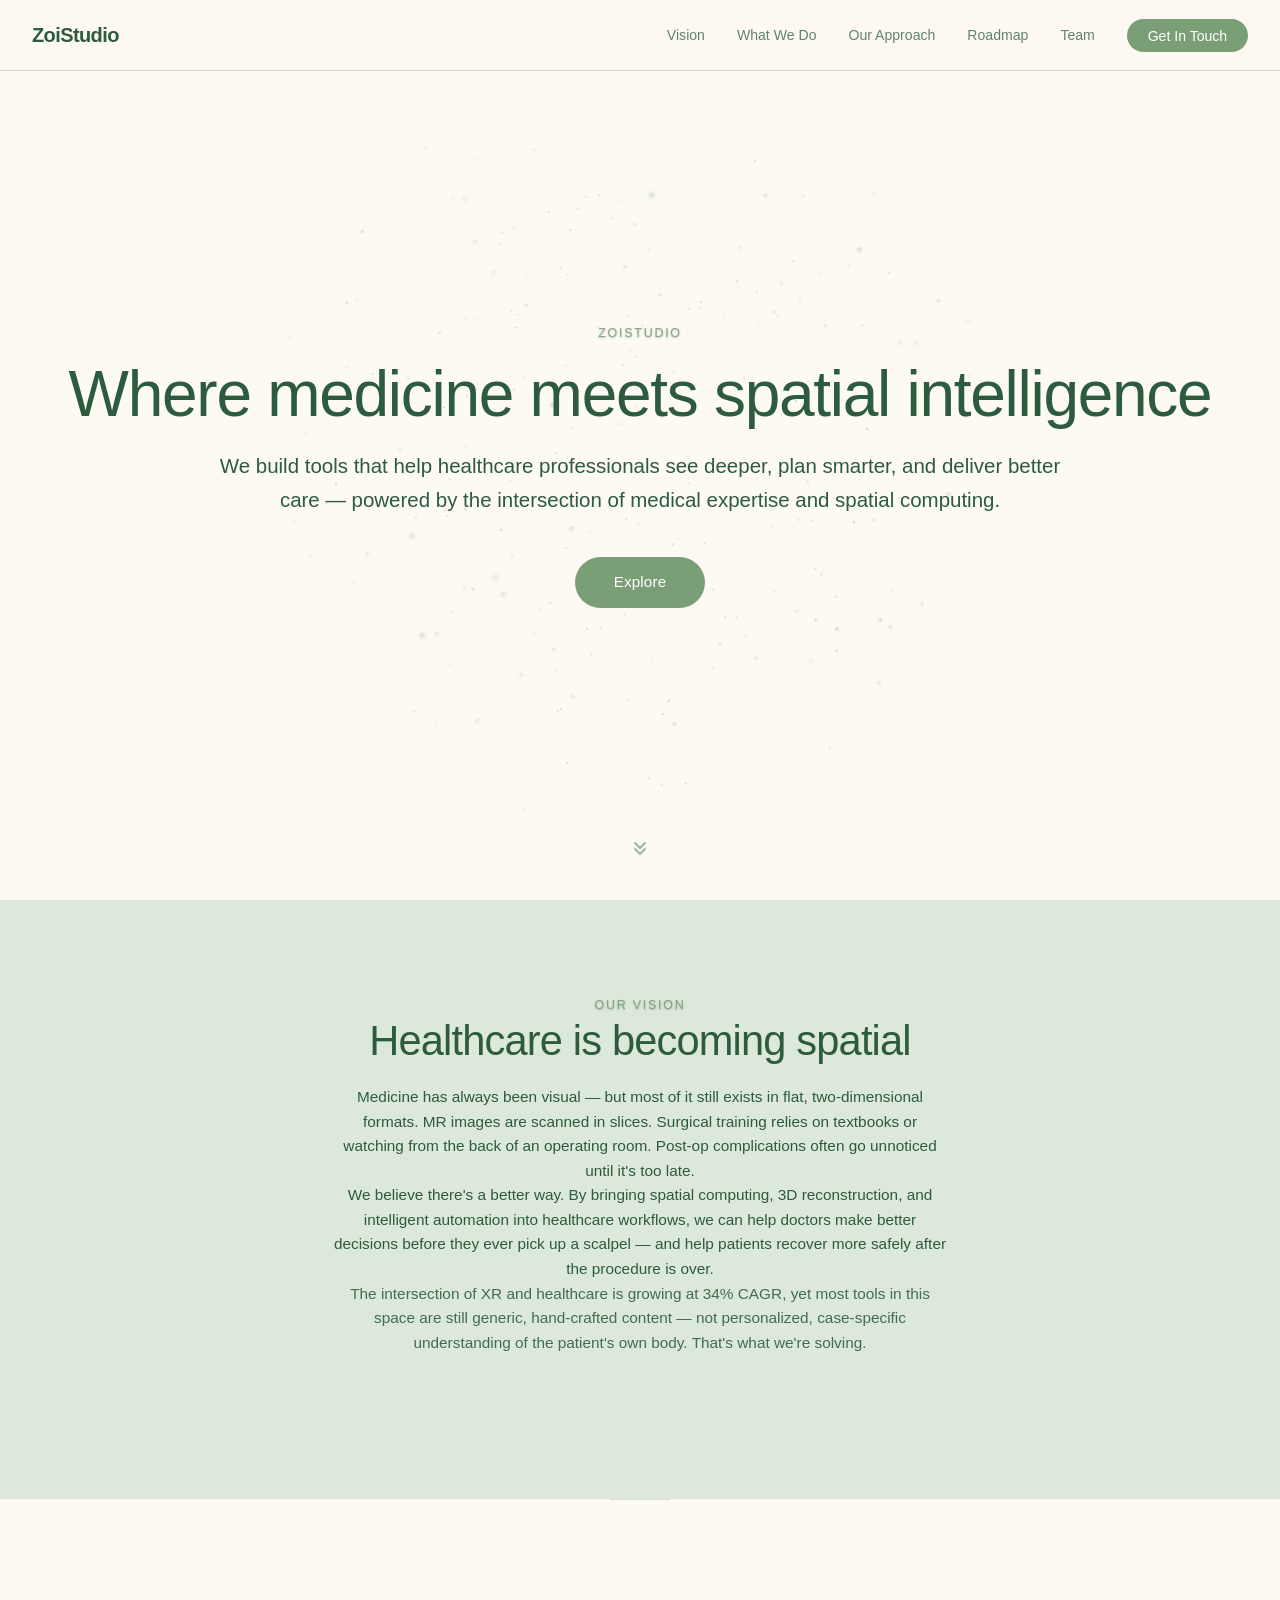
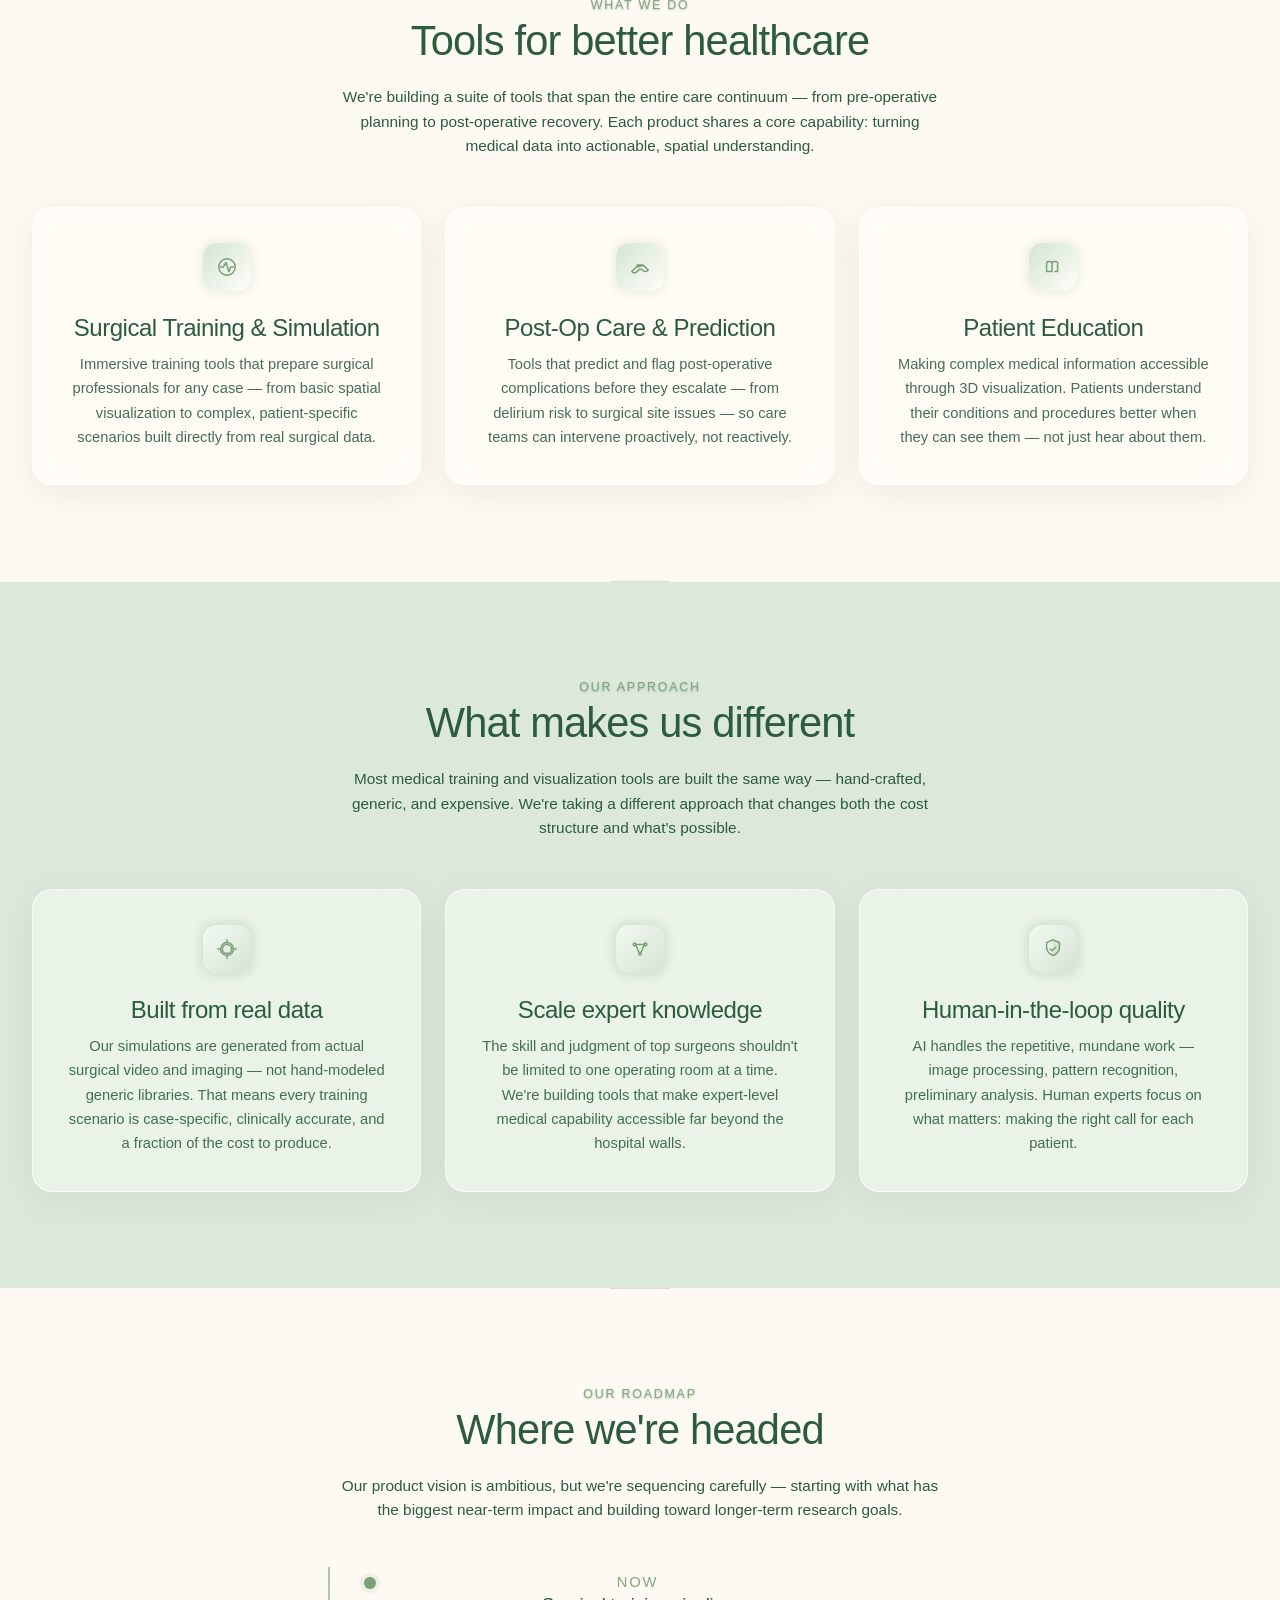
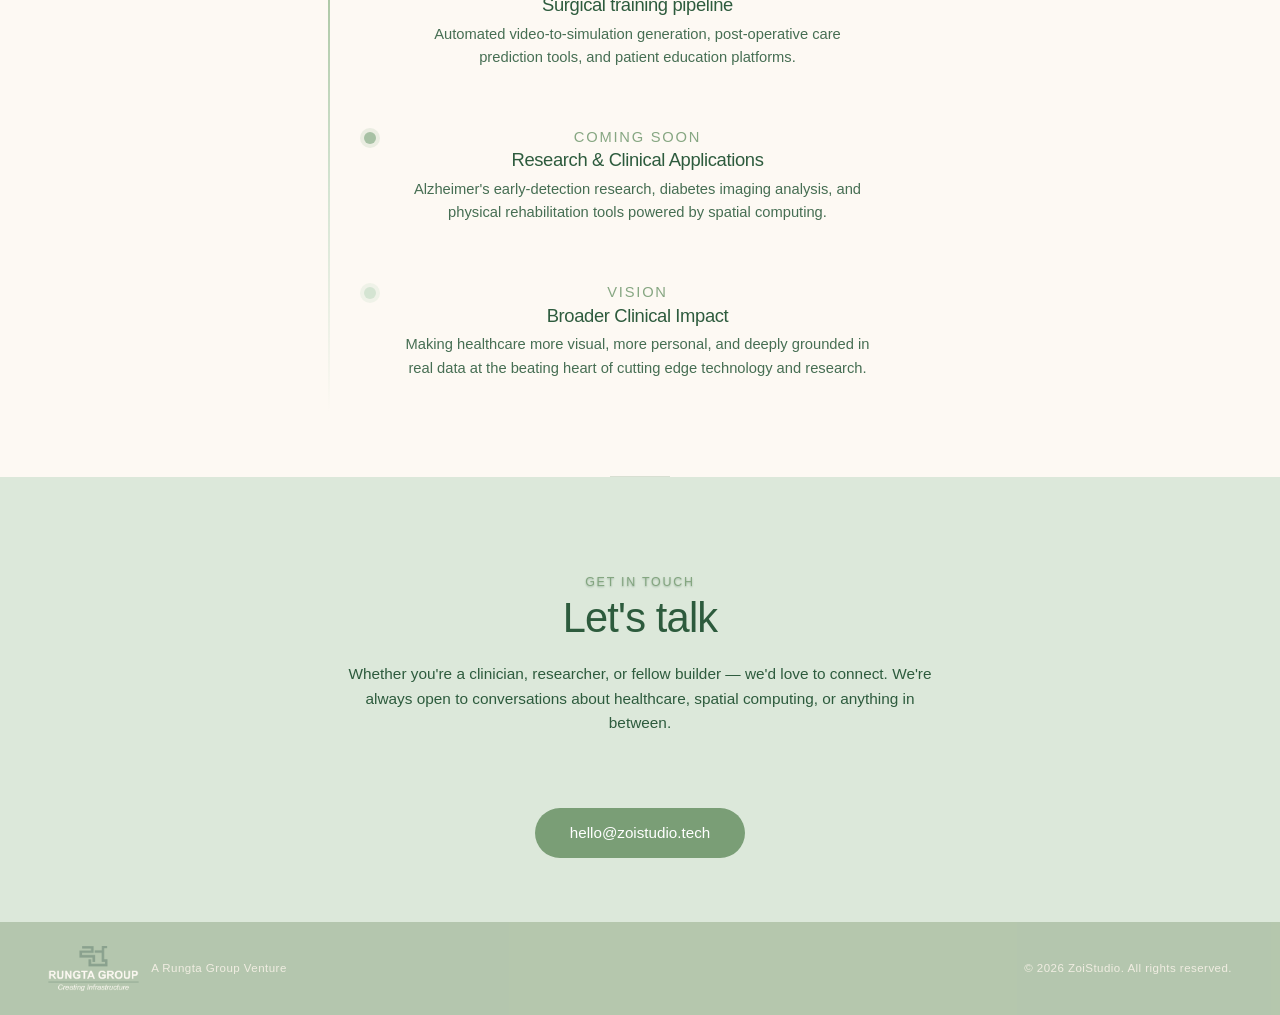
<file: index.html>
<!DOCTYPE html>
<html lang="en">
<head>
  <meta charset="UTF-8">
  <meta name="viewport" content="width=device-width, initial-scale=1.0">
  <title>ZoiStudio — Where Medicine Meets Spatial Intelligence</title>
     <link rel="stylesheet" href="css/base.css">
     <link rel="stylesheet" href="css/nav.css">
     <link rel="stylesheet" href="css/hero.css">
     <link rel="stylesheet" href="css/sections.css">
     <link rel="stylesheet" href="css/components.css">
</head>
<body>

  <!-- ======== Navigation ======== -->
  <nav class="nav" id="nav">
    <a href="#hero" class="nav-logo">ZoiStudio</a>
    <ul class="nav-links">
      <li><a href="#vision">Vision</a></li>
      <li><a href="#what-we-do">What We Do</a></li>
      <li><a href="#approach">Our Approach</a></li>
      <li><a href="#roadmap">Roadmap</a></li>
      <li><a href="team.html">Team</a></li>
      <li><a href="mailto:hello@zoistudio.tech" class="nav-cta">Get In Touch</a></li>
    </ul>
    <button class="nav-hamburger" id="hamburger" aria-label="Menu">
      <span></span>
      <span></span>
      <span></span>
    </button>
  </nav>

  

  <div class="mobile-menu" id="mobileMenu">
    <a href="#vision" class="mobile-link">Vision</a>
    <a href="#what-we-do" class="mobile-link">What We Do</a>
    <a href="#approach" class="mobile-link">Our Approach</a>
    <a href="#roadmap" class="mobile-link">Roadmap</a>
    <a href="team.html" class="mobile-link">Team</a>
    <a href="mailto:hello@zoistudio.tech" class="mobile-link">Get In Touch</a>
  </div>

  <!-- ======== Hero Section ======== -->
  <section class="hero" id="hero">
    <div class="hero-canvas-wrap">
      <canvas id="heroCanvas"></canvas>
    </div>
    <div class="hero-content">
      <div class="reveal">
        <p class="section-label">ZoiStudio</p>
      </div>
      <h1 class="reveal">Where medicine meets spatial intelligence</h1>
      <p class="hero-tagline reveal">
        We build tools that help healthcare professionals see deeper, plan smarter,
        and deliver better care &mdash; powered by the intersection of medical expertise
        and spatial computing.
      </p>
      <a href="#vision" class="hero-btn reveal">Explore</a>
    </div>
    <div class="scroll-hint">
      <svg viewBox="0 0 24 24" fill="none" stroke="currentColor" stroke-width="1.8" stroke-linecap="round" stroke-linejoin="round">
        <path d="M7 13l5 5 5-5"/>
        <path d="M7 7l5 5 5-5"/>
      </svg>
    </div>
  </section>

  <!-- ======== Vision Section ======== -->
  <section class="section bg--green" id="vision">
    <div class="reveal">
      <p class="section-label">Our Vision</p>
    </div>
    <h2 class="reveal">Healthcare is becoming spatial</h2>
    <div class="section-intro vision-text">
      <p class="reveal">
        Medicine has always been visual &mdash; but most of it still exists in flat,
        two-dimensional formats. MR images are scanned in slices. Surgical training
        relies on textbooks or watching from the back of an operating room. Post-op
        complications often go unnoticed until it's too late.
      </p>
      <p class="reveal">
        We believe there's a better way. By bringing spatial computing, 3D
        reconstruction, and intelligent automation into healthcare workflows, we can
        help doctors make better decisions before they ever pick up a scalpel &mdash; and
        help patients recover more safely after the procedure is over.
      </p>
      <div class="vision-stat reveal">
        <p>
          The intersection of XR and healthcare is growing at 34% CAGR, yet most
          tools in this space are still generic, hand-crafted content &mdash; not
          personalized, case-specific understanding of the patient's own body.
          That's what we're solving.
        </p>
      </div>
    </div>
  </section>

  <hr class="divider">

  <!-- ======== What We Do ======== -->
  <section class="section bg--cream" id="what-we-do">
    <div class="reveal">
      <p class="section-label">What We Do</p>
    </div>
    <h2 class="reveal">Tools for better healthcare</h2>
    <div class="section-intro">
      <p class="reveal">
        We're building a suite of tools that span the entire care continuum &mdash; from
        pre-operative planning to post-operative recovery. Each product shares a core
        capability: turning medical data into actionable, spatial understanding.
      </p>
    </div>
    <div class="cards-grid cards-3 stagger-children">

      <!-- Card 1 -->
      <div class="card reveal">
        <div class="card-icon">
           <svg viewBox="0 0 24 24" fill="none" stroke-width="1.6" stroke-linecap="round" stroke-linejoin="round">
             <circle cx="12" cy="12" r="9"/>
             <polyline points="5 12 8 12 11 7 14 17 16 12 19 12"/>
           </svg>
        </div>
        <h3>Surgical Training &amp; Simulation</h3>
        <p>
          Immersive training tools that prepare surgical professionals for any case &mdash;
          from basic spatial visualization to complex, patient-specific scenarios built
          directly from real surgical data.
        </p>
      </div>

      <!-- Card 2 -->
      <div class="card reveal">
        <div class="card-icon">
           <svg viewBox="0 0 24 24" fill="none" stroke-width="1.6" stroke-linecap="round" stroke-linejoin="round">
             <path d="M8 12s-2.5 2-3 3c-1 1-2 1.5-2 1.5s1 2 3 2c1.5 0 2-0.5 3-1.5L12 14l3 1.5c1 1 1.5 1.5 3 1.5s3-2 3-2 0-0.5-2-1.5c-0.5-1-3-3-3-3z"/>
             <line x1="9" y1="10" x2="15" y2="10" stroke-width="2"/>
           </svg>
        </div>
        <h3>Post-Op Care &amp; Prediction</h3>
        <p>
          Tools that predict and flag post-operative complications before they escalate &mdash;
          from delirium risk to surgical site issues &mdash; so care teams can intervene
          proactively, not reactively.
        </p>
      </div>

      <!-- Card 3 -->
      <div class="card reveal">
        <div class="card-icon">
           <svg viewBox="0 0 24 24" fill="none" stroke-width="1.6" stroke-linecap="round" stroke-linejoin="round">
             <path d="M5 7s1-1 3-1 3 1 3 1v10H5z"/>
             <path d="M11 7s1-1 3-1 3 1 3 1v10h-3"/>
           </svg>
        </div>
        <h3>Patient Education</h3>
        <p>
          Making complex medical information accessible through 3D visualization.
          Patients understand their conditions and procedures better when they can
          see them &mdash; not just hear about them.
        </p>
      </div>

    </div>
  </section>

  <hr class="divider">

  <!-- ======== Our Approach (Differentiator) ======== -->
  <section class="section bg--green" id="approach">
    <div class="reveal">
      <p class="section-label">Our Approach</p>
    </div>
    <h2 class="reveal">What makes us different</h2>
    <div class="section-intro">
      <p class="reveal">
        Most medical training and visualization tools are built the same way &mdash;
        hand-crafted, generic, and expensive. We're taking a different approach
        that changes both the cost structure and what's possible.
      </p>
    </div>
    <div class="cards-grid cards-3 stagger-children">

      <div class="card reveal">
         <div class="approach-icon">
           <svg viewBox="0 0 24 24" fill="none" stroke-width="1.6"
              stroke-linecap="round" stroke-linejoin="round">
             <circle cx="12" cy="12" r="5"/>
             <circle cx="12" cy="12" r="7"/>
             <line x1="12" y1="2" x2="12" y2="5"/>
             <line x1="12" y1="19" x2="12" y2="22"/>
             <line x1="2" y1="12" x2="5" y2="12"/>
             <line x1="19" y1="12" x2="22" y2="12"/>
           </svg>
         </div>
        <h3>Built from real data</h3>
        <p>
          Our simulations are generated from actual surgical video and imaging &mdash;
          not hand-modeled generic libraries. That means every training scenario
          is case-specific, clinically accurate, and a fraction of the cost to produce.
        </p>
      </div>

      <div class="card reveal">
         <div class="approach-icon">
           <svg viewBox="0 0 24 24" fill="none" stroke-width="1.6"
              stroke-linecap="round" stroke-linejoin="round">
             <circle cx="6" cy="7" r="1.5"/>
             <circle cx="18" cy="7" r="1.5"/>
             <circle cx="12" cy="17" r="1.5"/>
             <line x1="7.5" y1="8" x2="10.5" y2="15"/>
             <line x1="16.5" y1="8" x2="13.5" y2="15"/>
             <line x1="7.5" y1="7" x2="16.5" y2="7"/>
           </svg>
         </div>
        <h3>Scale expert knowledge</h3>
        <p>
          The skill and judgment of top surgeons shouldn't be limited to one
          operating room at a time. We're building tools that make expert-level
          medical capability accessible far beyond the hospital walls.
        </p>
      </div>

      <div class="card reveal">
         <div class="approach-icon">
           <svg viewBox="0 0 24 24" fill="none" stroke-width="1.6"
              stroke-linecap="round" stroke-linejoin="round">
             <path d="M12 2l7 3v5c0 4-3.5 7.5-7 9-3.5-1.5-7-5-7-9V5z"/>
             <path d="M12 2l7 3v5c0 4-3.5 7.5-7 9" fill="#D4E4D2"/>
             <polyline points="9 12 11 14 15 10"/>
           </svg>
         </div>
        <h3>Human-in-the-loop quality</h3>
        <p>
          AI handles the repetitive, mundane work &mdash; image processing, pattern
          recognition, preliminary analysis. Human experts focus on what matters:
          making the right call for each patient.
        </p>
      </div>

    </div>
  </section>

  <hr class="divider">

  <!-- ======== Roadmap ======== -->
  <section class="section bg--cream" id="roadmap">
    <div class="reveal">
      <p class="section-label">Our Roadmap</p>
    </div>
    <h2 class="reveal">Where we're headed</h2>
    <div class="section-intro">
      <p class="reveal">
        Our product vision is ambitious, but we're sequencing carefully &mdash;
        starting with what has the biggest near-term impact and building toward
        longer-term research goals.
      </p>
    </div>
    <div class="timeline stagger-children">

      <div class="timeline-item reveal">
        <div class="timeline-dot-wrap"><div class="timeline-dot"></div></div>
        <div class="timeline-content">
          <p class="timeline-phase">Now</p>
          <h3>Surgical training pipeline</h3>
          <p>Automated video-to-simulation generation, post-operative care prediction tools, and patient education platforms.</p>
        </div>
      </div>

      <hr class="timeline-divider">

      <div class="timeline-item reveal">
        <div class="timeline-dot-wrap"><div class="timeline-dot"></div></div>
        <div class="timeline-content">
          <p class="timeline-phase">Coming Soon</p>
          <h3>Research &amp; Clinical Applications</h3>
          <p>Alzheimer's early-detection research, diabetes imaging analysis, and physical rehabilitation tools powered by spatial computing.</p>
        </div>
      </div>

      <hr class="timeline-divider">

      <div class="timeline-item reveal">
        <div class="timeline-dot-wrap"><div class="timeline-dot empty"></div></div>
        <div class="timeline-content">
          <p class="timeline-phase">Vision</p>
          <h3>Broader Clinical Impact</h3>
          <p>Making healthcare more visual, more personal, and deeply grounded in real data at the beating heart of cutting edge technology and research.</p>
        </div>
      </div>

    </div>
  </section>

  <hr class="divider">

  <!-- ======== Contact Section ======== -->
  <section class="section bg--green contact" id="contact">
    <div class="reveal">
      <p class="section-label">Get In Touch</p>
    </div>
    <h2 class="reveal">Let's talk</h2>
    <div class="section-intro">
      <p class="reveal">
        Whether you're a clinician, researcher, or fellow builder &mdash; we'd love to
        connect. We're always open to conversations about healthcare, spatial
        computing, or anything in between.
      </p>
    </div>
    <a href="mailto:hello@zoistudio.tech" class="contact-email reveal">
      hello@zoistudio.tech
    </a>
  </section>

  <!-- ======== Footer ======== -->
   <footer class="footer">
          <a href="https://www.rungta.com" class="rungta-brand">
              <img src="Assets/Images/RUNGTA GROUP LOGO_cream_dark_green.webp" alt="Rungta Group Logo">
              <p>A Rungta Group Venture</p>
          </a>
          <p>&copy; 2026 ZoiStudio. All rights reserved.</p>
      </footer>


  <script src="js/navigation.js"></script>
     <script src="js/animations.js"></script>
     <script src="js/canvas.js"></script>
     <script src="js/timeline.js"></script>
</body>
</html>
</file>
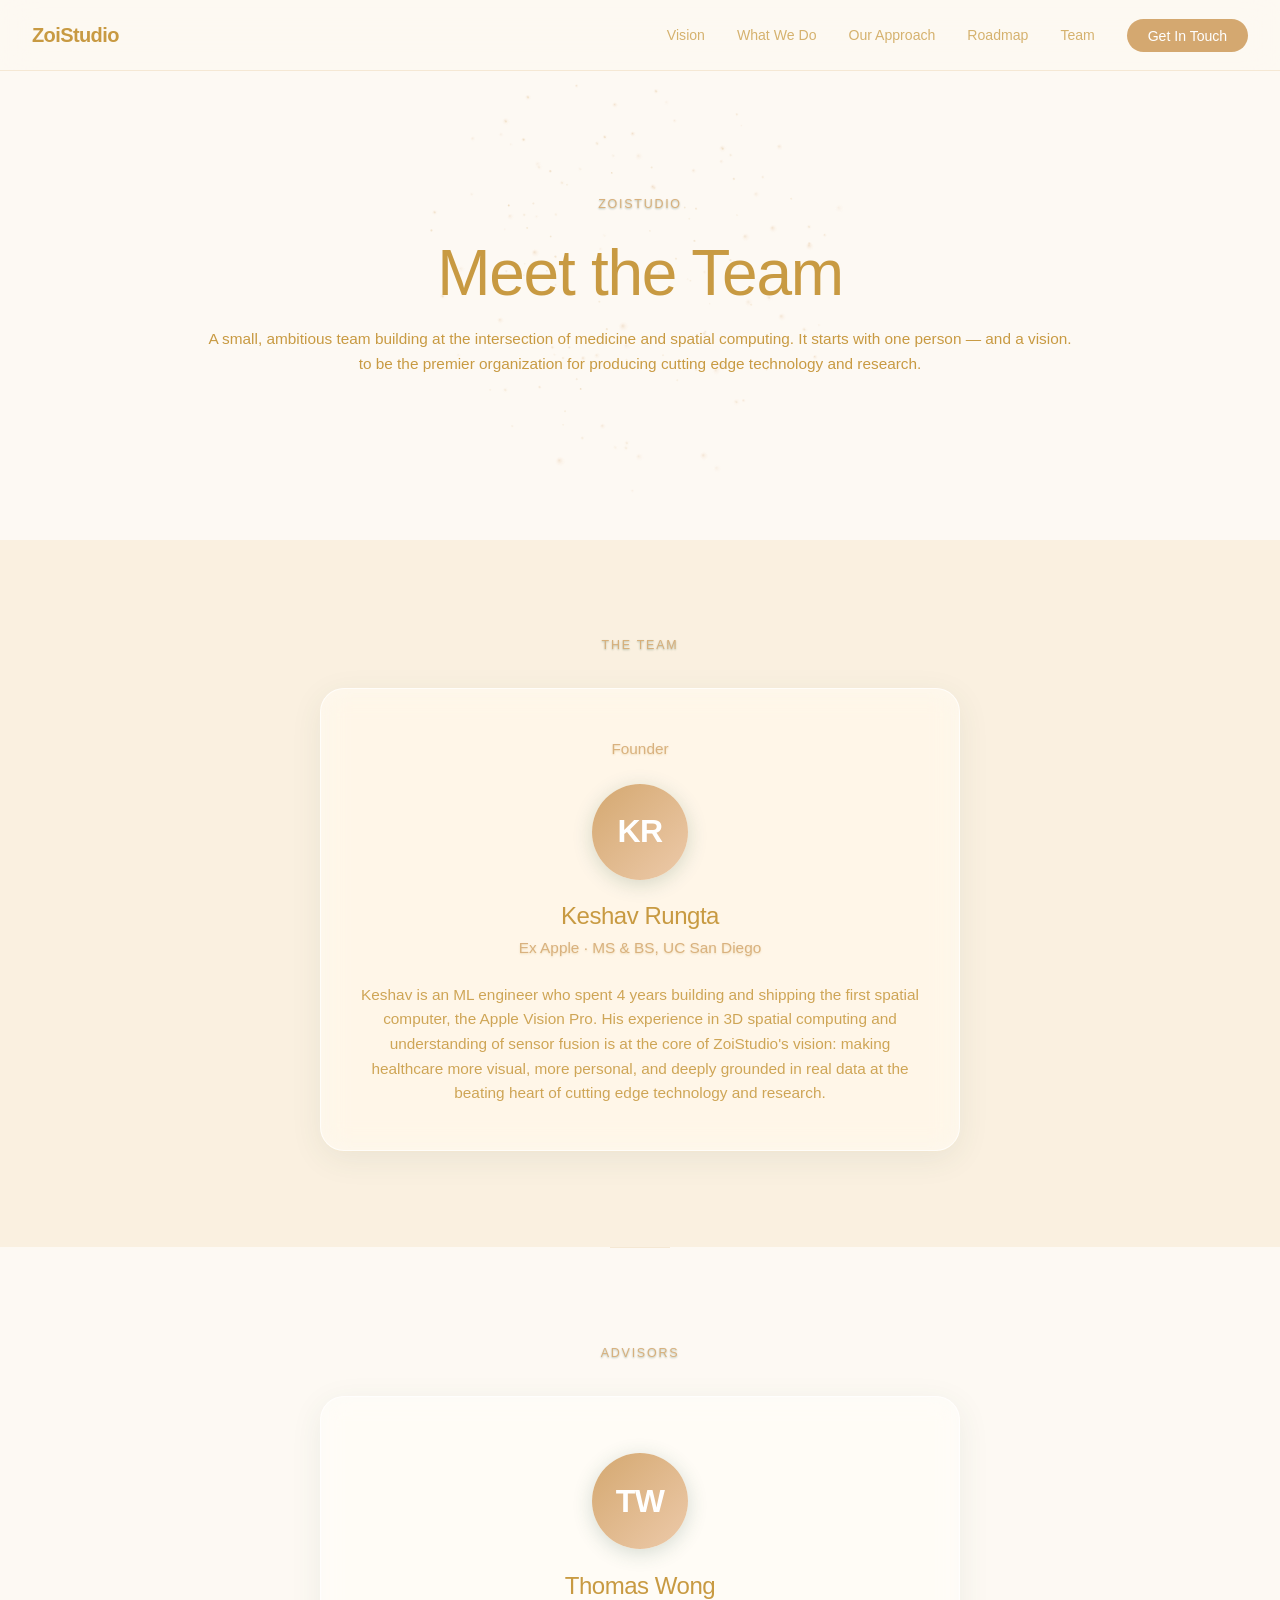
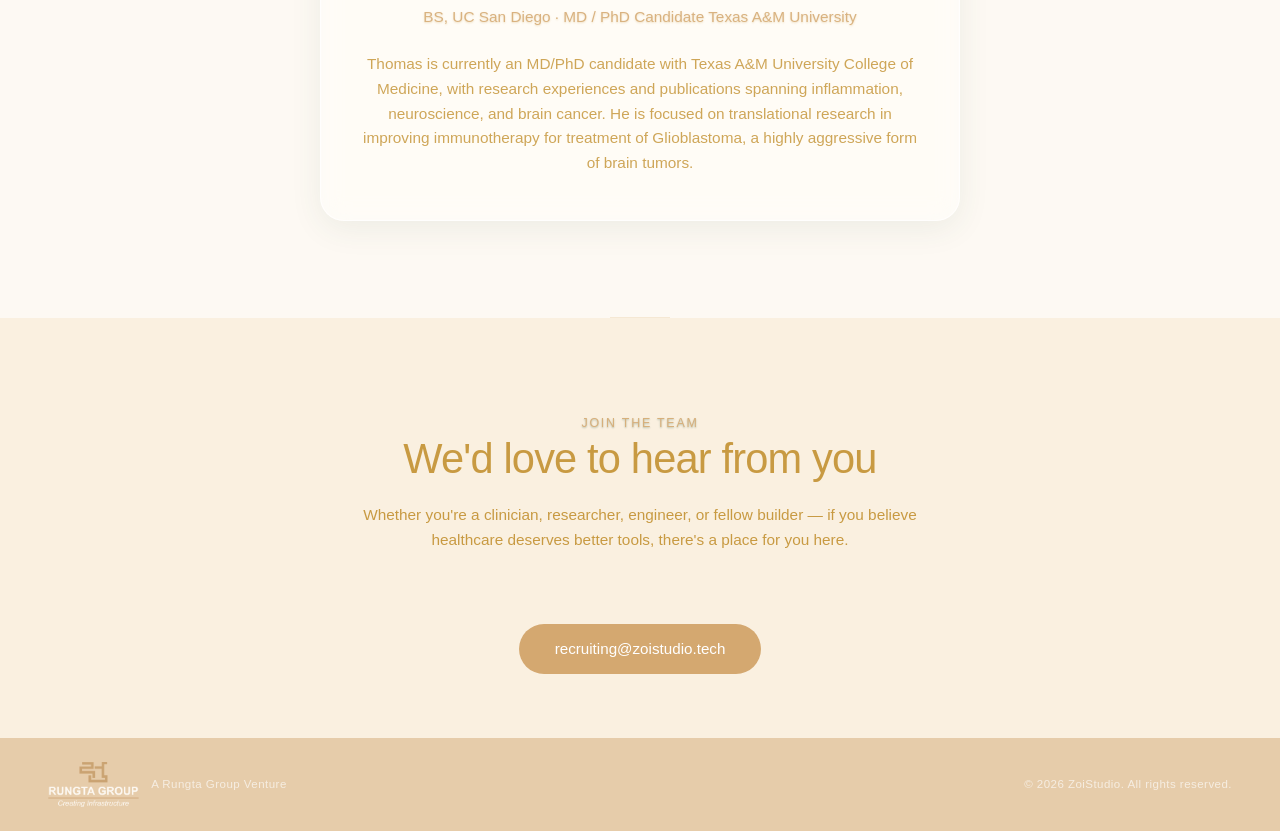
<file: team.html>
<!DOCTYPE html>
<html lang="en">
<head>
     <meta charset="UTF-8">
     <meta name="viewport" content="width=device-width, initial-scale=1.0">
     <title>ZoiStudio — Meet the Team</title>
       <link rel="stylesheet" href="css/base.css">
       <link rel="stylesheet" href="css/nav.css">
       <link rel="stylesheet" href="css/hero.css">
       <link rel="stylesheet" href="css/sections.css">
       <link rel="stylesheet" href="css/team-overrides.css">
          <link rel="stylesheet" href="css/components.css">
</head>
<body>

     <!-- ======== Navigation ======== -->
     <nav class="nav nav--team" id="nav">
         <a href="index.html" class="nav-logo">ZoiStudio</a>
         <ul class="nav-links">
             <li><a href="index.html#vision">Vision</a></li>
             <li><a href="index.html#what-we-do">What We Do</a></li>
             <li><a href="index.html#approach">Our Approach</a></li>
             <li><a href="index.html#roadmap">Roadmap</a></li>
             <li><a href="team.html" class="nav-links--active">Team</a></li>
             <li><a href="mailto:hello@zoistudio.tech" class="nav-cta">Get In Touch</a></li>
         </ul>
         <button class="nav-hamburger" id="hamburger" aria-label="Menu">
             <span></span>
             <span></span>
             <span></span>
         </button>
     </nav>

     <!-- Mobile Menu -->
     <div class="mobile-menu" id="mobileMenu">
         <a href="index.html#vision">Vision</a>
         <a href="index.html#what-we-do">What We Do</a>
         <a href="index.html#approach">Our Approach</a>
         <a href="index.html#roadmap">Roadmap</a>
         <a href="team.html">Team</a>
         <a href="mailto:hello@zoistudio.tech">Get In Touch</a>
     </div>

     <!-- ======== Hero Intro ======== -->
     <section class="hero team-hero">
         <div class="hero-canvas-wrap">
             <canvas id="teamCanvas"></canvas>
         </div>
         <div class="hero-content">
             <div class="reveal">
                 <p class="section-label">ZoiStudio</p>
             </div>
             <h1 class="reveal" style="margin-top: 1.2rem;">Meet the Team</h1>
             <p class="team-hero-sub reveal">
                A small, ambitious team building at the intersection of medicine
                and spatial computing. It starts with one person &mdash; and a vision.
             </p>
             <p class="team-hero-sub reveal">
                to be the premier organization for producing cutting edge technology and research.
             </p>
         </div>
     </section>

     <!-- ======== Team Section ======== -->
     <section class="section bg--green">
         <div class="reveal">
             <p class="section-label">The Team</p>
         </div>

         <div class="team-grid stagger-children">
             <!-- Add another person by copy-pasting the card block below -->
             <div class="team-card reveal">
                <p class="team-credits" style="text-align: center; margin-bottom: 1.4rem; color: var(--muted); font-weight: 500; text-shadow: 0 1px 2px rgba(200, 154, 66, 0.35);">
                Founder
                </p>
                <div class="team-avatar">
                    <span class="team-initials">KR</span>
                </div>
                <h3 style="font-size: 1.5rem; margin-bottom: 0.3rem;">Keshav Rungta</h3>
                <p class="team-credits" style="text-align: center; margin-bottom: 1.4rem; color: var(--muted); font-weight: 500; text-shadow: 0 1px 2px rgba(200, 154, 66, 0.35);">
                Ex Apple · MS & BS, UC San Diego
                </p>
                <div class="team-bio">
                    <p>
                    Keshav is an ML engineer who spent 4 years building and shipping the first spatial computer, the Apple Vision Pro. 
                    His experience in 3D spatial computing and understanding of sensor fusion is at the core of ZoiStudio's vision: making healthcare more visual, more personal,
                    and deeply grounded in real data at the beating heart of cutting edge technology and research.
                    </p>
                </div>
             </div>
         </div>
     </section>

     <hr class="divider">

     <!-- ======== Advisors Section ======== -->
     <section class="section" style="background: var(--cream);">
         <div class="reveal">
             <p class="section-label">Advisors</p>
         </div>

         <div class="team-grid stagger-children">
             <!-- Add another advisor by copy-pasting the card block above -->
             <div class="team-card reveal">
                <div class="team-avatar">
                    <span class="team-initials">TW</span>
                </div>
                <h3 style="font-size: 1.5rem; margin-bottom: 0.3rem;">Thomas Wong</h3>
                <p class="team-credits" style="text-align: center; margin-bottom: 1.4rem; color: var(--muted); font-weight: 500; text-shadow: 0 1px 2px rgba(200, 154, 66, 0.35);">
                    BS, UC San Diego · MD / PhD Candidate Texas A&M University
                </p>
                <div class="team-bio">
                    <p>
                        Thomas is currently an MD/PhD candidate with Texas A&M University College of Medicine, with research experiences
                        and publications spanning inflammation, neuroscience, and brain cancer. He is focused on translational research
                        in improving immunotherapy for treatment of Glioblastoma, a highly aggressive form of brain tumors.
                    </p>
                </div>
             </div>
         </div>
     </section>

     <!-- ======== Join the Team CTA ======== -->
     <hr class="divider">
     <section class="section contact bg--green" id="join">
         <div class="reveal">
             <p class="section-label">Join the Team</p>
         </div>
         <h2 class="reveal">We'd love to hear from you</h2>
         <div class="section-intro">
             <p class="reveal">
                Whether you're a clinician, researcher, engineer, or fellow builder —
                if you believe healthcare deserves better tools, there's a place for you here.
             </p>
         </div>
         <a href="mailto:recruiting@zoistudio.tech" class="contact-email reveal">
            recruiting@zoistudio.tech
         </a>
     </section>

    <!-- ======== Footer ======== -->
    <footer class="footer">
            <a href="https://www.rungta.com" class="rungta-brand">
                <img src="Assets/Images/RUNGTA GROUP LOGO_cream_dark_gold.webp" alt="Rungta Group Logo">
                <p>A Rungta Group Venture</p>
            </a>
        <p>&copy; 2026 ZoiStudio. All rights reserved.</p>
    </footer>

       <script src="js/navigation.js"></script>
       <script src="js/animations.js"></script>
       <script>var canvasPalette = { muted: "#D4A870", light: "#EDCAAA", pale: "#FAEBD4", dark: "#C89A42" };</script>
         <script src="js/canvas.js"></script>
       <script src="js/timeline.js"></script>
</body>
</html>
</file>
<file: css/base.css>
/* ============================================
   ZoiStudio — Landing Page
     Base Styles
*============================================ */

/* --- Reset & Base --- */
*, *::before, *::after {
  margin: 0;
  padding: 0;
  box-sizing: border-box;
}

:root {
    --cream: #FDF9F3;
    --cream-deep: #F5EDE2;
    --dark: #2D5B3D;
    --muted: #7A9E76;
    --light: #A8C4A0;
    --pale: #D4E4D2;
    --grey-border: #D8DFD2;
    --glass-bg: rgba(255, 255, 255, 0.45);
    --glass-bg-hover: rgba(255, 255, 255, 0.6);
    --glass-border: rgba(255, 255, 255, 0.7);
    --shadow-soft: 0 8px 32px rgba(45, 91, 61, 0.08);
    --shadow-hover: 0 12px 40px rgba(45, 91, 61, 0.14);
    --transition-smooth: 0.35s cubic-bezier(0.25, 0.46, 0.4, 0.92);
   --bg-cream: #FDF9F3;
   --bg-muted: #DCE8DA;
   --pale-deep: #C8D8C4;
}

html {
  scroll-behavior: smooth;
  font-size: 16px;
    -webkit-font-smoothing: antialiased;
    -moz-osx-font-smoothing: grayscale;
}

body {
  margin: 0;
  font-family: -apple-system, 'SF Pro Text', 'Helvetica Neue', Arial, sans-serif;
  background: var(--cream);
  color: var(--dark);
  line-height: 1.6;
  overflow-x: hidden;
}

/* --- Typography --- */
h1, h2, h3, h4 {
  font-weight: 500;
  letter-spacing: -0.02em;
  line-height: 1.2;
}

h1 { font-size: clamp(2.4rem, 5vw, 4rem); }
h2 { font-size: clamp(1.8rem, 3.5vw, 2.6rem); }
h3 { font-size: clamp(1.2rem, 2vw, 1.5rem); }

p {
  font-size: clamp(0.95rem, 1.2vw, 1.1rem);
  color: var(--dark);
  opacity: 0.88;
}

/* --- Scroll Animations --- */
.reveal {
  opacity: 0;
  transform: translateY(30px);
  transition: opacity 0.8s var(--transition-smooth),
              transform 0.8s var(--transition-smooth);
}

.reveal.visible {
  opacity: 1;
  transform: translateY(0);
}

/* Stagger children */
.stagger-children .reveal:nth-child(1) { transition-delay: 0.05s; }
.stagger-children .reveal:nth-child(2) { transition-delay: 0.15s; }
.stagger-children .reveal:nth-child(3) { transition-delay: 0.25s; }
.stagger-children .reveal:nth-child(4) { transition-delay: 0.35s; }
</file>
<file: css/nav.css>
/* ============================================
   Navigation
*============================================ */
.nav {
  position: fixed;
  top: 0;
  left: 0;
  right: 0;
  z-index: 1000;
  padding: 1.2rem 2rem;
  display: flex;
  justify-content: space-between;
  align-items: center;
  background: rgba(253, 249, 243, 0.72);
  backdrop-filter: blur(16px) saturate(180%);
    -webkit-backdrop-filter: blur(16px) saturate(180%);
  box-shadow: 0 1px 0 var(--grey-border);
  transition: background var(--transition-smooth),
              backdrop-filter var(--transition-smooth),
              box-shadow var(--transition-smooth);
}

.nav-logo {
  font-size: 1.25rem;
  font-weight: 600;
  color: var(--dark);
  text-decoration: none;
  letter-spacing: -0.03em;
}

.nav-links {
  display: flex;
  align-items: center;
  gap: 2rem;
  list-style: none;
}

.nav-links a {
  font-size: 0.88rem;
  color: var(--dark);
  text-decoration: none;
  opacity: 0.75;
  transition: opacity var(--transition-smooth);
  font-weight: 450;
}

.nav-links a:hover {
  opacity: 1;
}

.nav-cta {
  background: var(--muted) !important;
  color: white !important;
  padding: 0.55rem 1.3rem;
  border-radius: 100px;
  opacity: 1 !important;
  font-weight: 500 !important;
  transition: transform var(--transition-smooth),
              box-shadow var(--transition-smooth) !important;
}

.nav-cta:hover {
  transform: translateY(-1px);
  box-shadow: 0 4px 16px rgba(122, 158, 118, 0.3);
}

/* Mobile hamburger */
.nav-hamburger {
  display: none;
  flex-direction: column;
  gap: 5px;
  background: none;
  border: none;
  cursor: pointer;
  padding: 4px;
}

.nav-hamburger span {
  display: block;
  width: 22px;
  height: 1.8px;
  background: var(--dark);
  border-radius: 2px;
  transition: transform var(--transition-smooth),
              opacity var(--transition-smooth);
}

/* Mobile Nav Overlay */
.mobile-menu {
  display: none;
  position: fixed;
  inset: 0;
  z-index: 999;
  background: rgba(253, 249, 243, 0.88);
  backdrop-filter: blur(20px);
    -webkit-backdrop-filter: blur(20px);
  flex-direction: column;
  align-items: center;
  justify-content: center;
  gap: 2rem;
}

.mobile-menu.open {
  display: flex;
}

.mobile-menu a {
  font-size: 1.5rem;
  color: var(--dark);
  text-decoration: none;
  opacity: 0.85;
  transition: opacity var(--transition-smooth);
}

.mobile-menu a:hover {
  opacity: 1;
}
</file>
<file: css/hero.css>
/* ============================================
   Hero Section
*============================================ */
.hero {
  min-height: 100vh;
  display: flex;
  flex-direction: column;
  justify-content: center;
  align-items: center;
  text-align: center;
  padding: 6rem 2rem 4rem;
  position: relative;
  overflow: hidden;
}

.hero-canvas-wrap {
  position: absolute;
  inset: 0;
  z-index: 0;
  opacity: 0.55;
  pointer-events: none;
}

.hero-canvas-wrap canvas {
  width: 100%;
  height: 100%;
}

.hero-content {
  position: relative;
  z-index: 1;
  width: 100%;
  text-align: center;
}

.hero-eyebrow {
  font-size: 0.82rem;
  text-transform: uppercase;
  letter-spacing: 0.15em;
  color: var(--muted);
  opacity: 0.8;
}

.hero h1 {
  margin-bottom: 1rem;
}

.hero-tagline {
  font-size: clamp(1rem, 1.6vw, 1.35rem);
  max-width: 42em;
  margin: 0 auto 2.5rem;
  opacity: 0.82;
  line-height: 1.65;
  font-weight: 400;
  text-align: center;
}

.hero-btn {
  display: inline-block;
  padding: 0.85rem 2.4rem;
  background: var(--muted);
  color: white;
  text-decoration: none;
  border-radius: 100px;
  font-size: 0.95rem;
  font-weight: 500;
  letter-spacing: 0.01em;
  transition: transform var(--transition-smooth),
              box-shadow var(--transition-smooth);
}

.hero-btn:hover {
  transform: translateY(-2px);
  box-shadow: 0 8px 28px rgba(122, 158, 118, 0.32);
}

.scroll-hint {
  position: absolute;
  bottom: 2rem;
  left: 50%;
  transform: translateX(-50%);
  z-index: 1;
  opacity: 0.45;
  animation: float-down 2s ease-in-out infinite;
}

.scroll-hint svg {
  width: 24px;
  height: 24px;
}

@keyframes float-down {
    0%, 100% { transform: translateX(-50%) translateY(0); }
    50% { transform: translateX(-50%) translateY(8px); }
}
</file>
<file: css/sections.css>
/* ============================================
   Sections (shared)
*============================================ */
.section {
  padding: 6rem 2rem;
  max-width: 100%;
  text-align: center;
}

/* Sections with wider content (cards, grids) already take full width by default. */
.section--wide {
    /* no-op — left for backwards compatibility */
}

.section p {
  max-width: 40em;
  margin-left: auto;
  margin-right: auto;
  text-align: center;
}

.section h2 {
  margin-bottom: 1.2rem;
}

.section p {
  margin-bottom: 0;
}

.section-intro {
  max-width: 40em;
  margin-left: auto;
  margin-right: auto;
  padding-bottom: 3rem;
}

.section-label {
  max-width: 36em;
  text-align: center;
  margin-left: auto;
  margin-right: auto;
  font-size: 0.78rem;
  text-transform: uppercase;
  letter-spacing: 0.14em;
  color: var(--muted);
  opacity: 0.9;
  margin-bottom: 0.8rem;
  text-shadow: 0 1px 2px rgba(45, 91, 61, 0.4);
}

/* --- Background Utilities (alternating section colors) --- */
.bg--cream {
    background: var(--bg-cream);
}

.bg--green {
    background: var(--bg-muted);
}

.bg--green .timeline-phase {
    color: #FDF9F3;
}

/* --- Divider (hr between sections) --- */
.divider {
  width: 60px;
  height: 1px;
  background: var(--grey-border);
  margin: 0 auto;
  border: none;
}
</file>
<file: css/components.css>
/* ============================================
   Cards (glassmorphism shared)
*============================================ */
.cards-3 {
  display: grid;
  grid-template-columns: repeat(3, minmax(280px, 1fr));
  gap: 1.5rem;
}


.card {
  background: var(--glass-bg);
  backdrop-filter: blur(14px) saturate(160%);
    -webkit-backdrop-filter: blur(14px) saturate(160%);
  border: 1px solid var(--glass-border);
  border-radius: 20px;
  padding: 2.2rem;
  transition: background var(--transition-smooth),
              box-shadow var(--transition-smooth),
              transform var(--transition-smooth);
  box-shadow: var(--shadow-soft);
}

.card:hover {
  background: var(--glass-bg-hover);
  box-shadow: var(--shadow-hover);
  transform: translateY(-4px);
}

.card-icon {
  width: 48px;
  height: 48px;
  border-radius: 14px;
  background: linear-gradient(135deg, var(--pale), var(--glass-bg));
  display: flex;
  align-items: center;
  justify-content: center;
  margin: 0 auto 1.4rem;
  box-shadow: 0 0 9px 4px rgba(122, 158, 118, 0.12);
}

.card-icon svg {
  width: 22px;
  height: 22px;
  stroke: var(--muted);
}

.card h3 {
  margin-bottom: 0.6rem;
}

.card p {
  font-size: 0.92rem;
  line-height: 1.65;
}

/* --- Approach Section --- */
.approach-grid {
  display: grid;
  gap: 1.5rem;
  grid-template-columns: repeat(3, minmax(280px, 1fr));
}

/* Approach cards — glassmorphism on green backgrounds */
.approach-icon {
  width: 48px;
  height: 48px;
  border-radius: 14px;
  background: linear-gradient(135deg, var(--glass-bg), var(--pale));
  display: inline-flex;
  align-items: center;
  justify-content: center;
  margin-bottom: 1.4rem;
  box-shadow: 0 0 9px 4px rgba(122, 158, 118, 0.2);
}

.approach-icon svg {
  width: 22px;
  height: 22px;
  stroke: var(--muted);
}

.card--approach {
  text-align: center;
}

.card--approach h3 {
  margin-bottom: 0.6rem;
}

.card--approach p {
  font-size: 0.92rem;
  line-height: 1.65;
}

/* --- Timeline / Roadmap --- */
.timeline {
  max-width: 640px;
  margin-left: auto;
  margin-right: auto;
  padding-left: 33px;
  position: relative;
}

.timeline::before {
  content: '';
  position: absolute;
  left: 8px;
  top: -4px;
  bottom: -2rem;
  width: 2px;
  background: linear-gradient(to bottom, var(--light), var(--pale), transparent);
}

.timeline-item {
  max-width: 520px;
  display: flex;
  align-items: flex-start;
  gap: 16px;
}

.timeline-item:last-child {
  margin-bottom: 0;
}

.timeline-dot-wrap {
  flex-shrink: 0;
  width: 33px;
  display: flex;
  align-items: center;
  justify-content: center;
  padding-top: 6px;
}

/* Timeline dots: sizing/border-radius set; background + shadow interpolated by JS */
.timeline-dot {
  width: 12px;
  height: 12px;
  border-radius: 50%;
  background: var(--muted);
  box-shadow: 0 0 0 4px rgba(122, 158, 118, 0.12);
}

.timeline-content {
  flex: 1;
}

.timeline-divider {
  border: none;
  height: 0;
  background: linear-gradient(to right, var(--pale), transparent);
  margin: 1.5rem 33px 2rem 33px;
}

.timeline-phase {
  font-size: 0.78rem;
  text-transform: uppercase;
  letter-spacing: 0.12em;
  color: var(--muted);
  opacity: 0.9;
  margin-bottom: 0.3rem;
}

.timeline-item h3 {
  font-size: 1.15rem;
  margin-bottom: 0.4rem;
  font-weight: 500;
}

.timeline-item p {
  font-size: 0.92rem;
  line-height: 1.6;
}

/* --- Footer --- */
.footer {
  display: flex;
  background-color: var(--muted);
  justify-content: space-between;
  align-items: center;
  width: 100%;
  padding: 1.5rem 3rem;
  font-size: 0.72rem;
  opacity: 0.55;
}

.footer a.rungta-brand {
  display: inline-flex;
  flex-direction: row;
  align-items: center;
  gap: 0.75rem;
  text-decoration: none;
  color: var(--cream-deep);
}

.footer a.rungta-brand:hover {
  opacity: 0.85;
}

.footer img {
  height: 45px;
  width: auto;
}

.footer p {
  font-size: 0.72rem !important;
  color: var(--cream-deep);
  letter-spacing: 0.04em;
  margin: 0;
}

.footer .venture-text {
  font-size: 0.72rem !important;
  color: var(--dark);
  letter-spacing: 0.06em;
  margin: 0;
  text-transform: uppercase;
}

.footer p:last-child {
  font-size: 0.72rem !important;
  text-align: right;
  white-space: nowrap;
  margin: 0;
}

/* Mobile footer */
@media (max-width: 768px) {
   .footer {
    flex-direction: column;
    align-items: center;
    gap: 1.2rem;
   }

     /* base rule handles flex-direction for .rungta-brand */
   .footer p:last-child {
    text-align: center;
   }
}

/* --- Contact Section --- */
.contact {
  text-align: center;
  padding-bottom: 4rem;
}

.contact h2 {
  max-width: 36em;
  margin-left: auto;
  margin-right: auto;
}

.contact .section-intro {
  text-align: center;
  max-width: 40em;
  margin-left: auto;
  margin-right: auto;
}

.contact-email {
  display: inline-block;
  margin-top: 1.5rem;
  padding: 0.8rem 2.2rem;
  background: var(--muted);
  color: white;
  text-decoration: none;
  border-radius: 100px;
  font-size: 0.95rem;
  font-weight: 500;
  transition: transform var(--transition-smooth),
              box-shadow var(--transition-smooth);
}

.contact-email:hover {
  transform: translateY(-2px);
  box-shadow: 0 8px 28px rgba(122, 158, 118, 0.32);
}

/* --- Responsive --- */
@media (max-width: 60rem) {
    .cards-3,
    .approach-grid {
        grid-template-columns: 1fr !important;
    }
}

@media (max-width: 768px) {
    .nav-links {
        display: none;
    }

    .nav-hamburger {
        display: flex;
    }

    .hero {
        padding: 5rem 1.5rem 3rem;
        min-height: 90vh;
    }

    .section {
        padding: 4rem 1.5rem;
    }
}

@media (min-width: 769px) {
    .mobile-menu {
        display: none !important;
    }
}

.hero.team-hero {
    min-height: 60vh;
    justify-content: center;
}

.hero.team-hero .hero-tagline {
    margin-top: 1.5rem;
}

/* --- Team Cards --- */
.team-grid {
  display: grid;
  grid-template-columns: repeat(auto-fit, minmax(320px, 1fr));
  gap: 2.5rem;
  max-width: 760px;
  margin: 2rem auto 0;
}

.team-card {
  background: var(--glass-bg);
  backdrop-filter: blur(14px) saturate(160%);
    -webkit-backdrop-filter: blur(14px) saturate(160%);
  border: 1px solid var(--glass-border);
  border-radius: 24px;
  padding: 3rem 2.5rem 2.8rem;
  box-shadow: var(--shadow-soft);
  transition: background var(--transition-smooth),
              box-shadow var(--transition-smooth),
              transform var(--transition-smooth);
  text-align: center;
}

.team-card:hover {
  background: var(--glass-bg-hover);
  box-shadow: var(--shadow-hover);
  transform: translateY(-4px);
}

.team-avatar {
  width: 96px;
  height: 96px;
  border-radius: 50%;
  margin: .5rem auto 1.4rem;
  display: flex;
  align-items: center;
  justify-content: center;
  background: linear-gradient(135deg, var(--muted), var(--light));
  box-shadow: 0 4px 20px rgba(45, 91, 61, 0.2);
}

.team-initials {
  font-size: 2rem;
  font-weight: 600;
  color: white;
  letter-spacing: -0.02em;
}

/* Single card in a grid gets full width */
.team-grid:has(> .team-card:not(:nth-child(n+2))) {
  max-width: 640px;
}

@media (max-width: 768px) {
      .team-grid {
        grid-template-columns: 1fr !important;
        gap: 1.5rem;
        padding: 0 1rem;
      }
}

/* --- Selection Color --- */
::selection {
  background: var(--pale);
  color: var(--dark);
}
</file>
<file: css/team-overrides.css>
/* ============================================
   Team Page — Warm Palette Overrides
   Overrides the default green palette with warm/earthy tones.
   Loaded AFTER shared CSS to cascade overrides.
*============================================ */

:root {
     --dark: #C89A42;
     --muted: #D4A870;
     --light: #EDCAAA;
     --pale: #FAEBD4;
     --grey-border: #F5E8D4;
     --bg-muted: #FAF0E0;
     --pale-deep: #F5EBD0;
}
</file>
